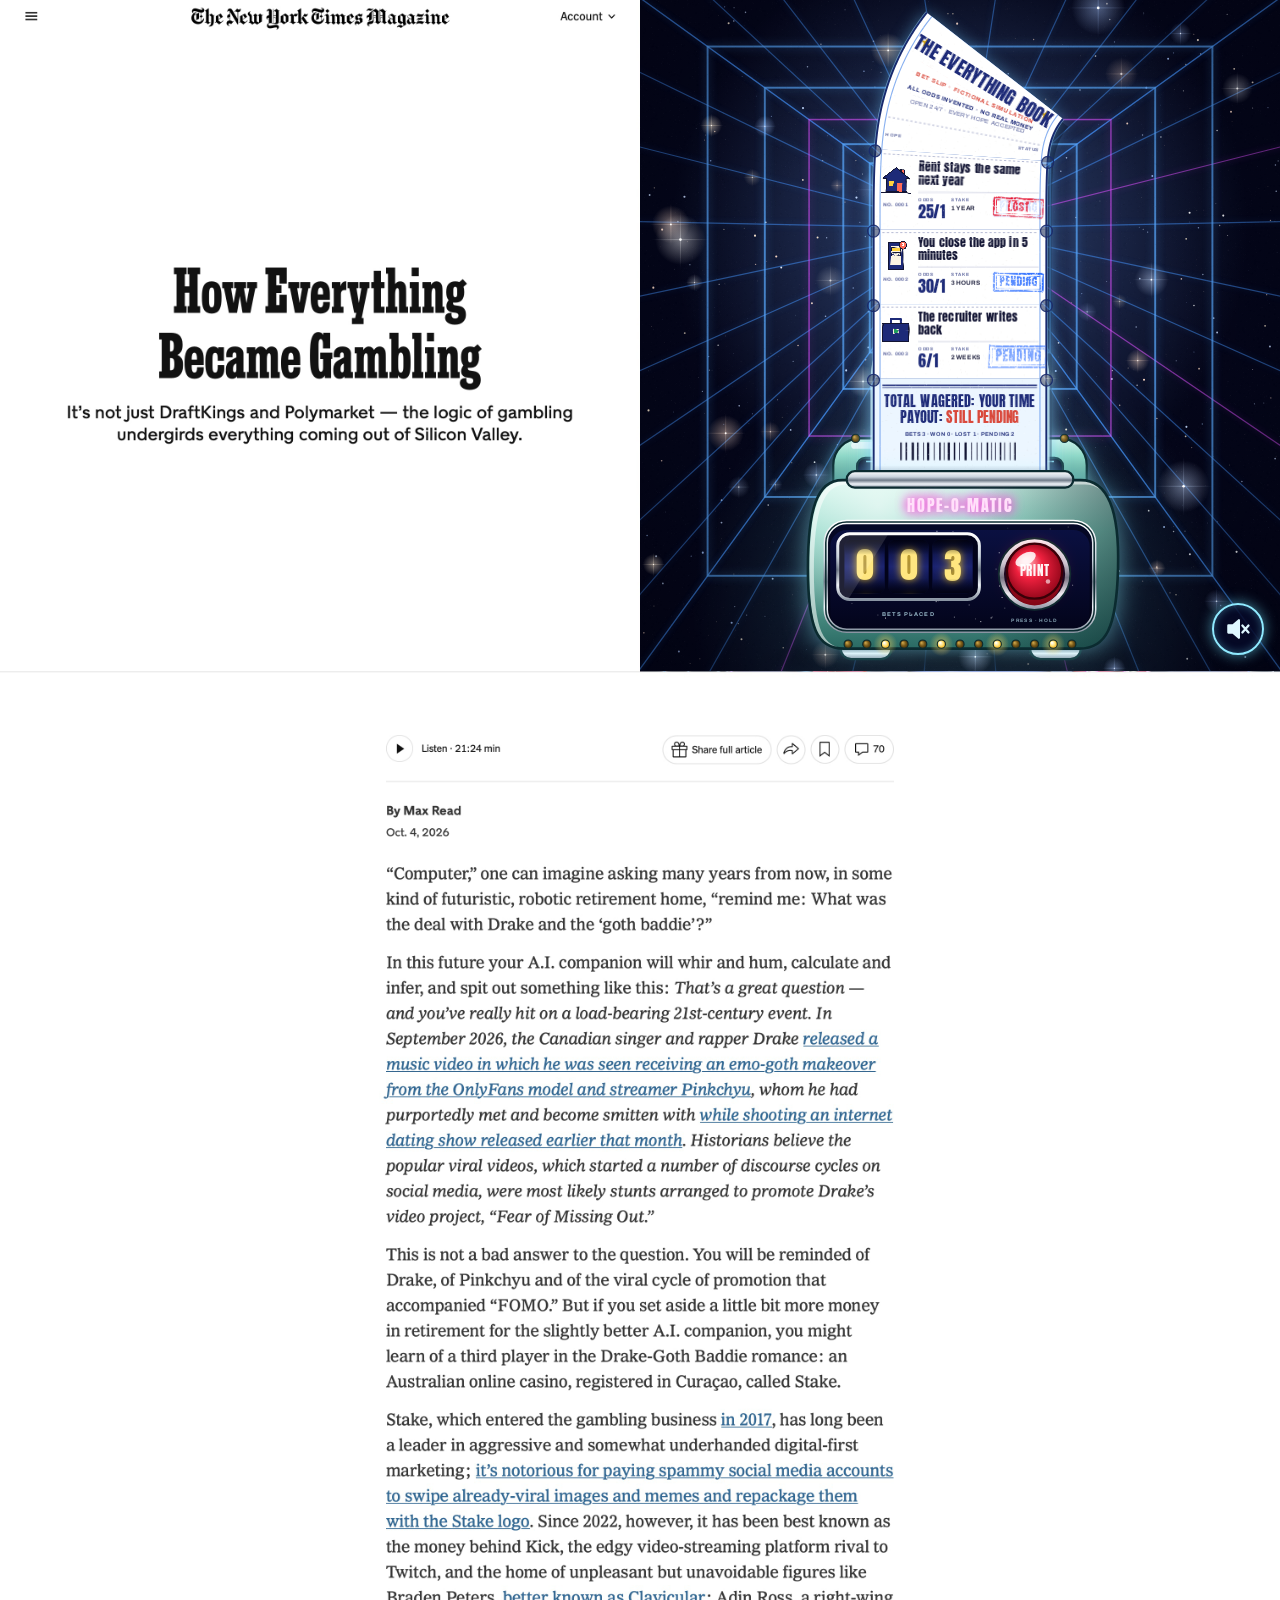
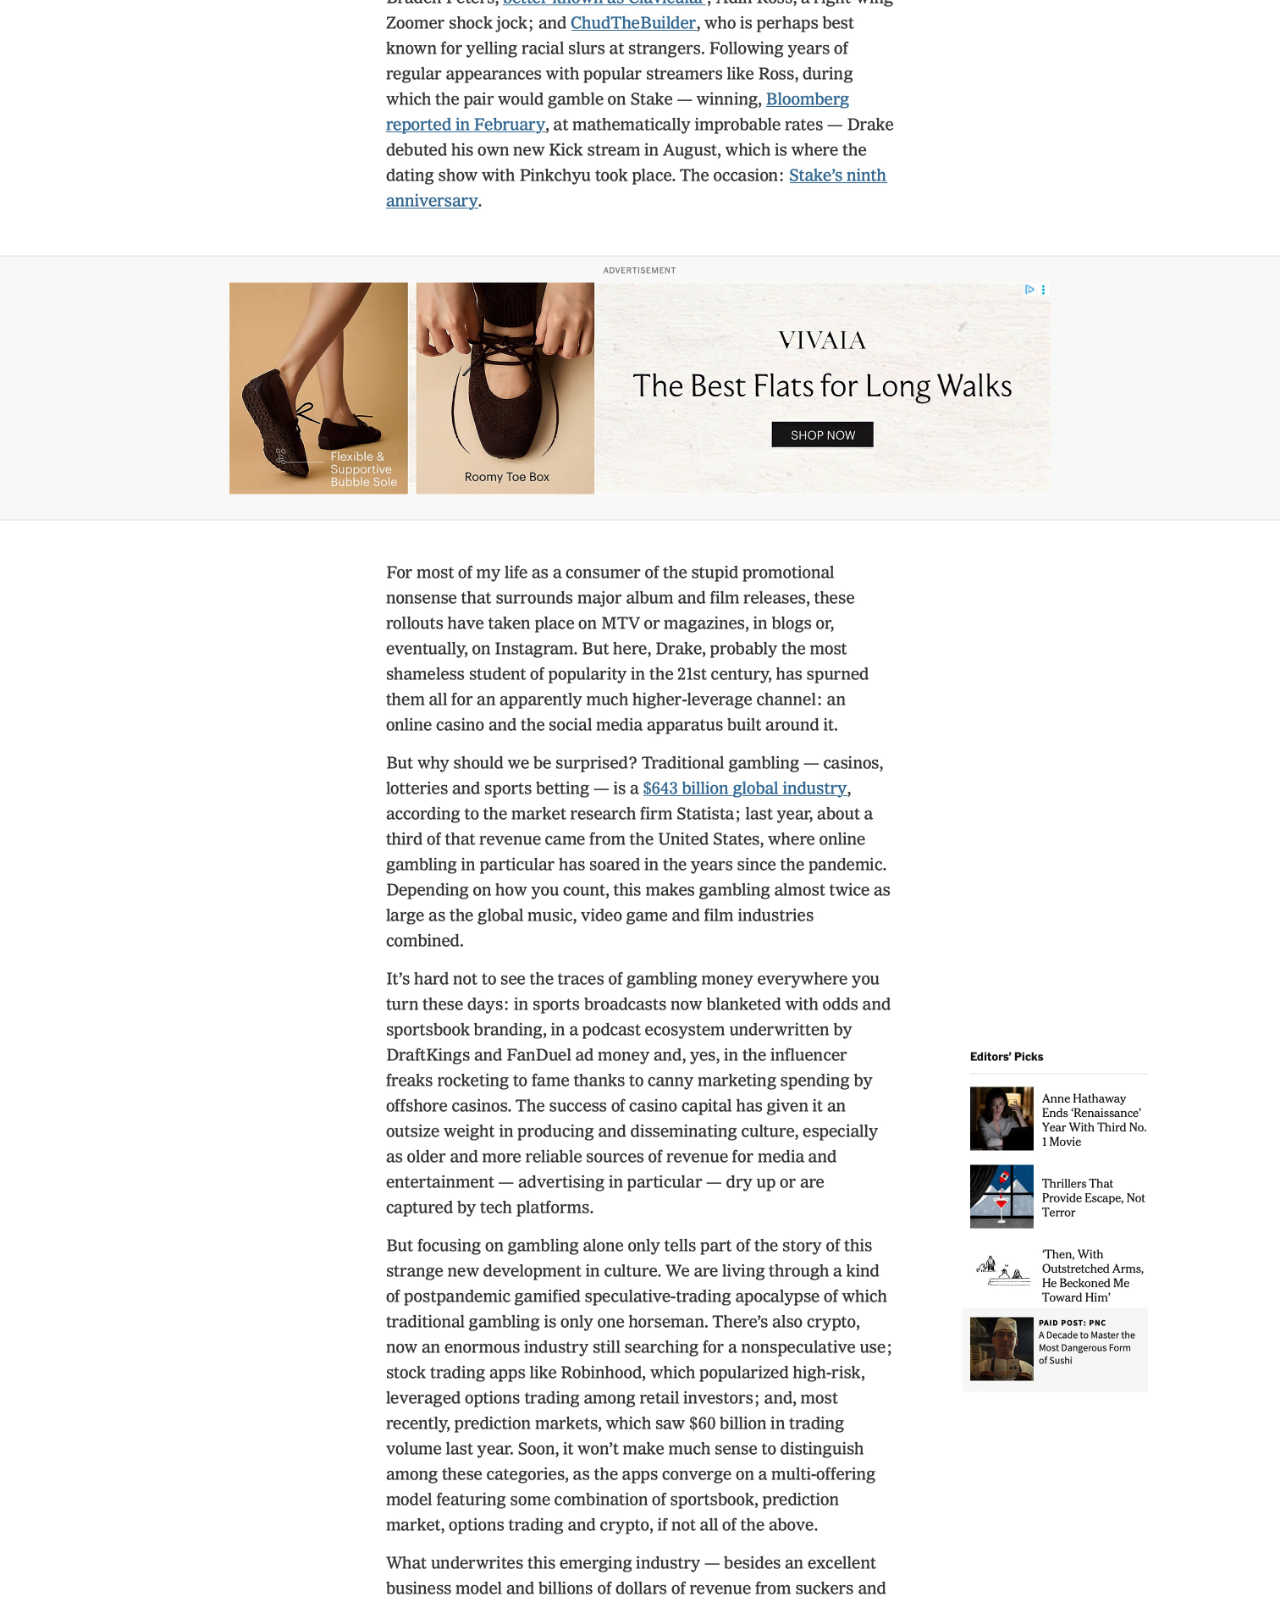
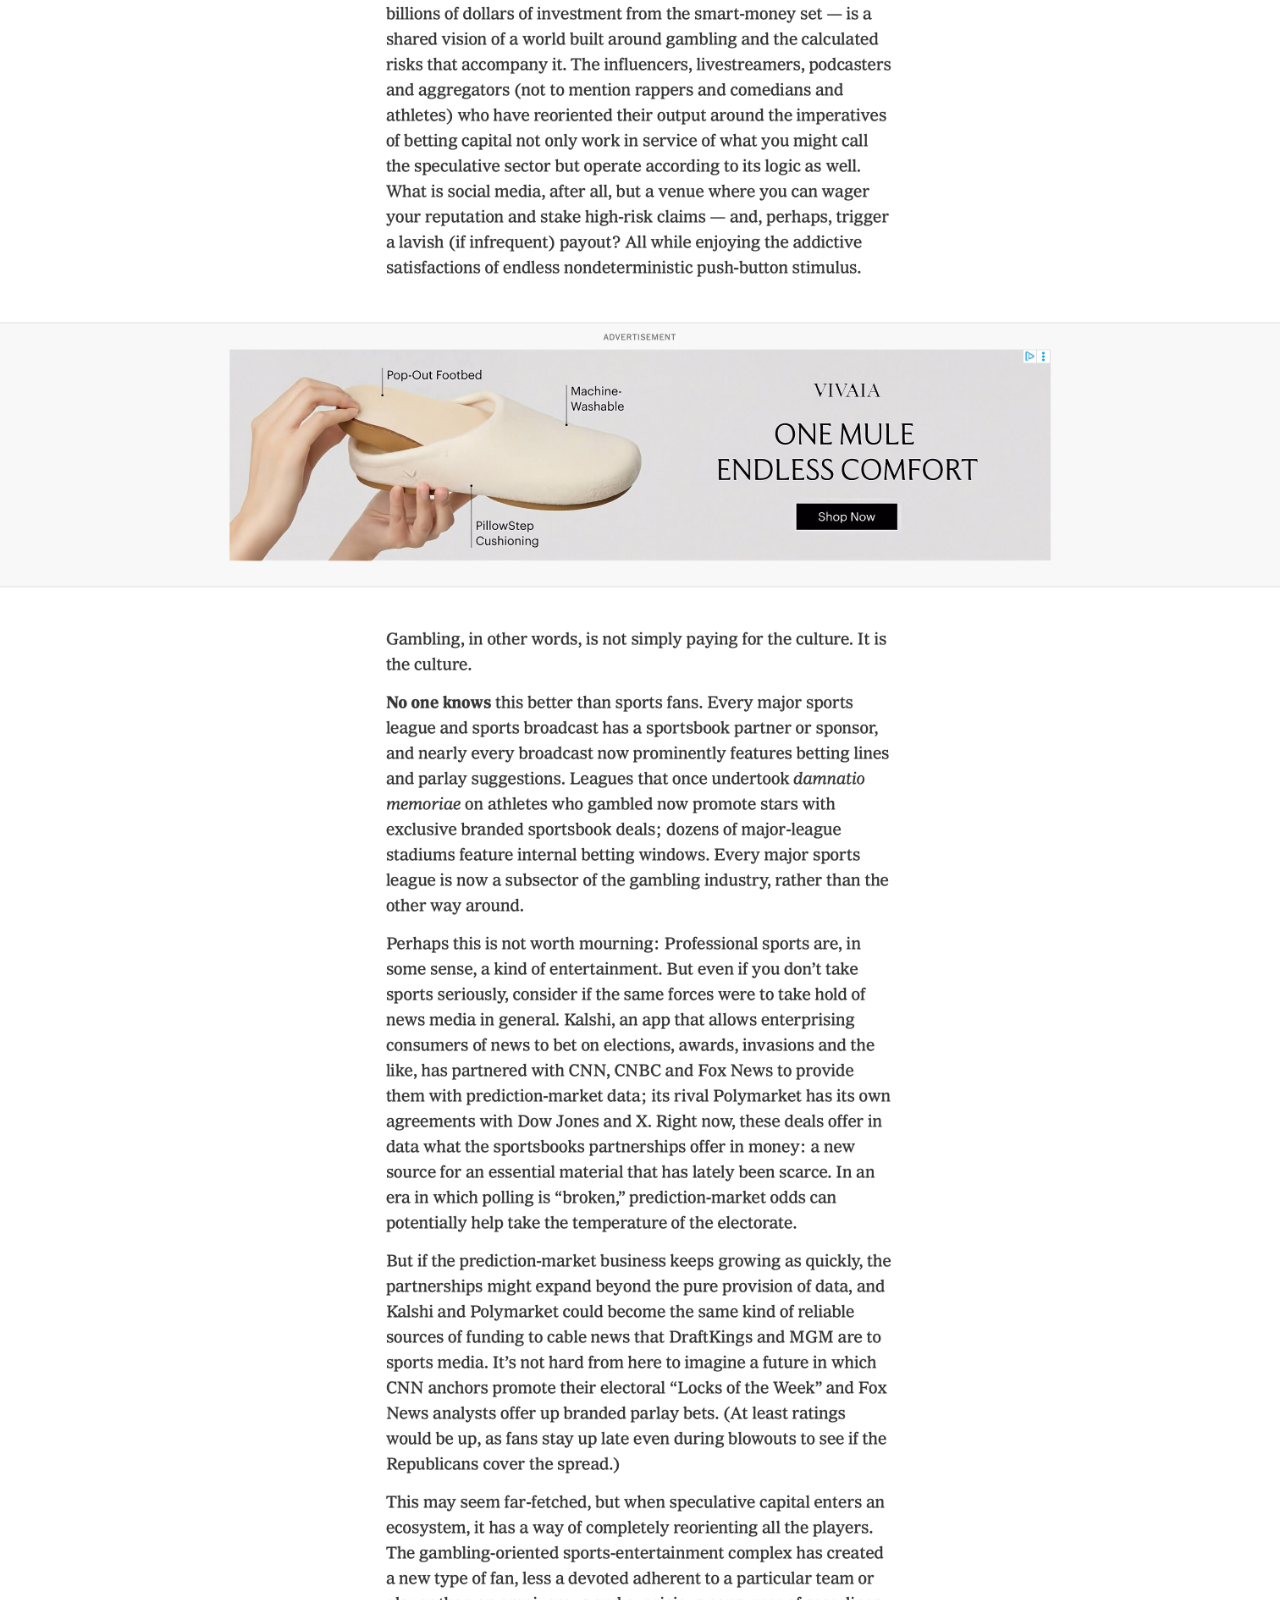
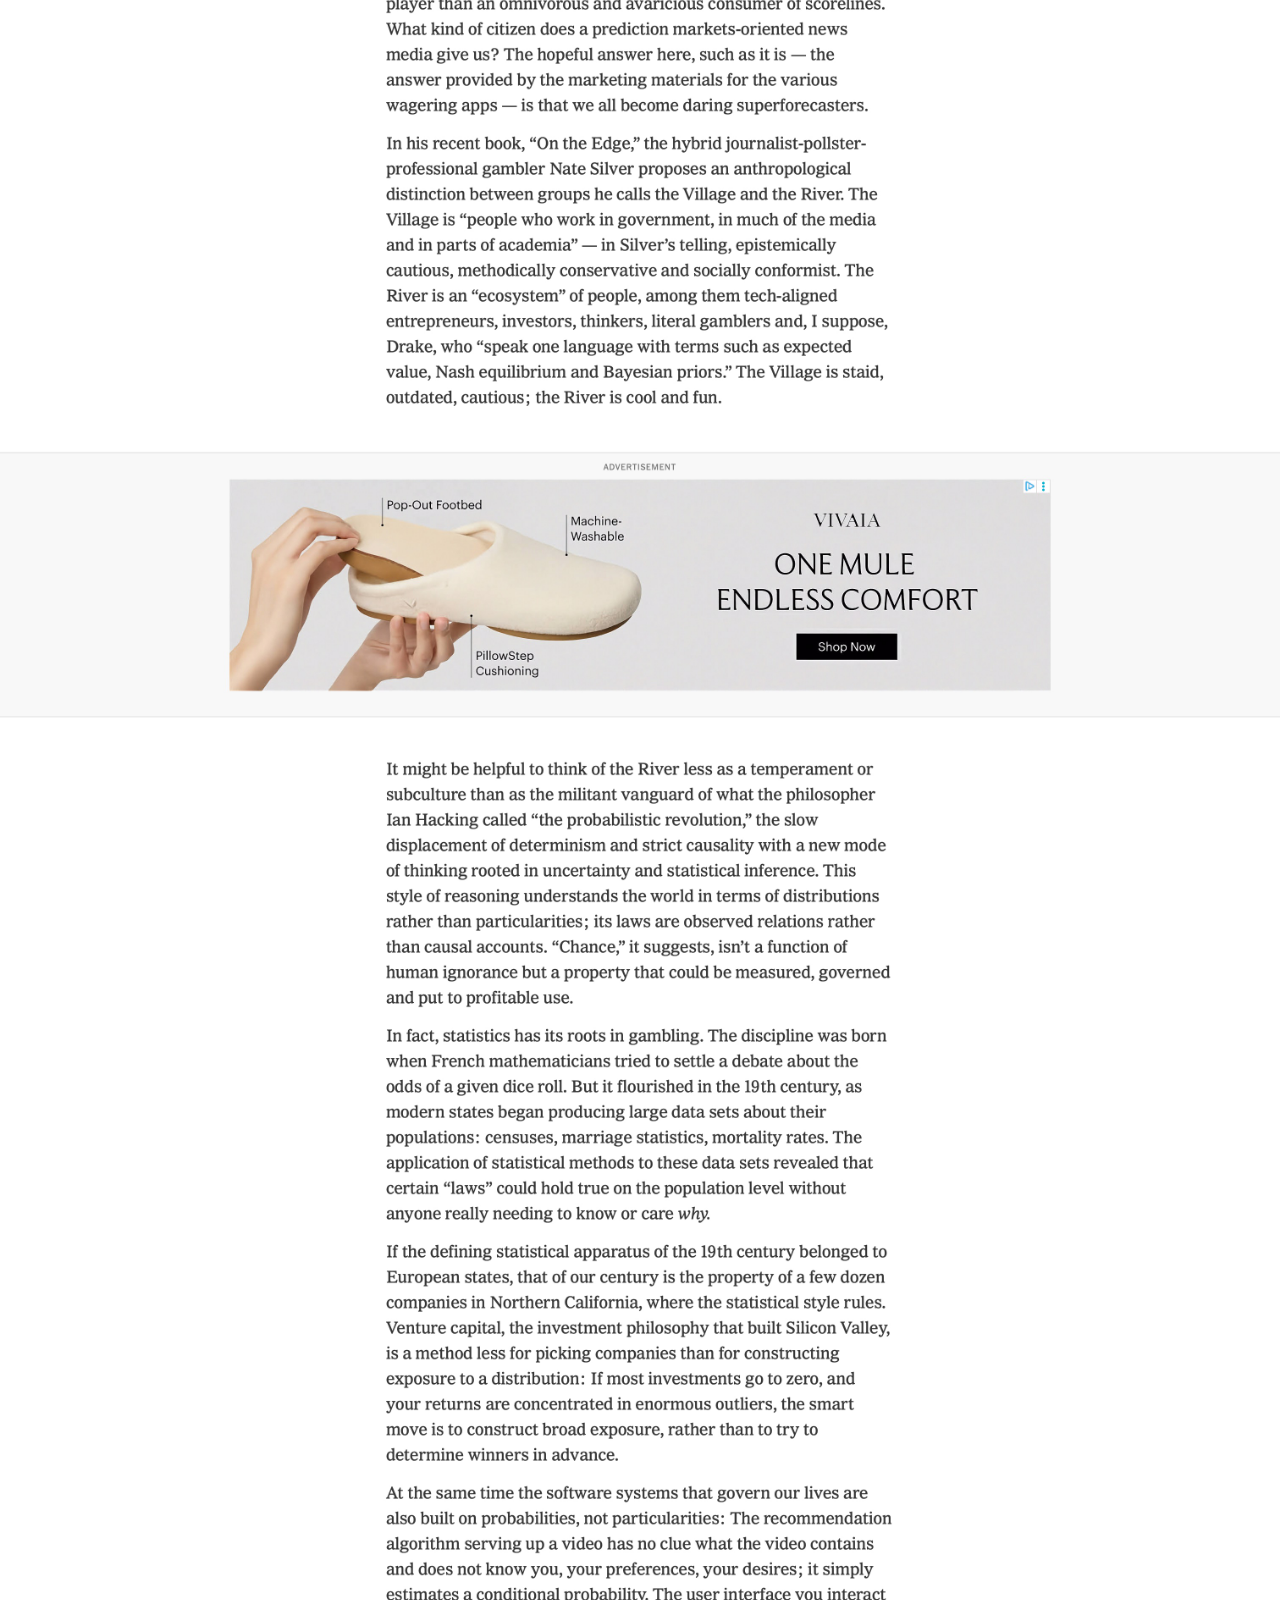
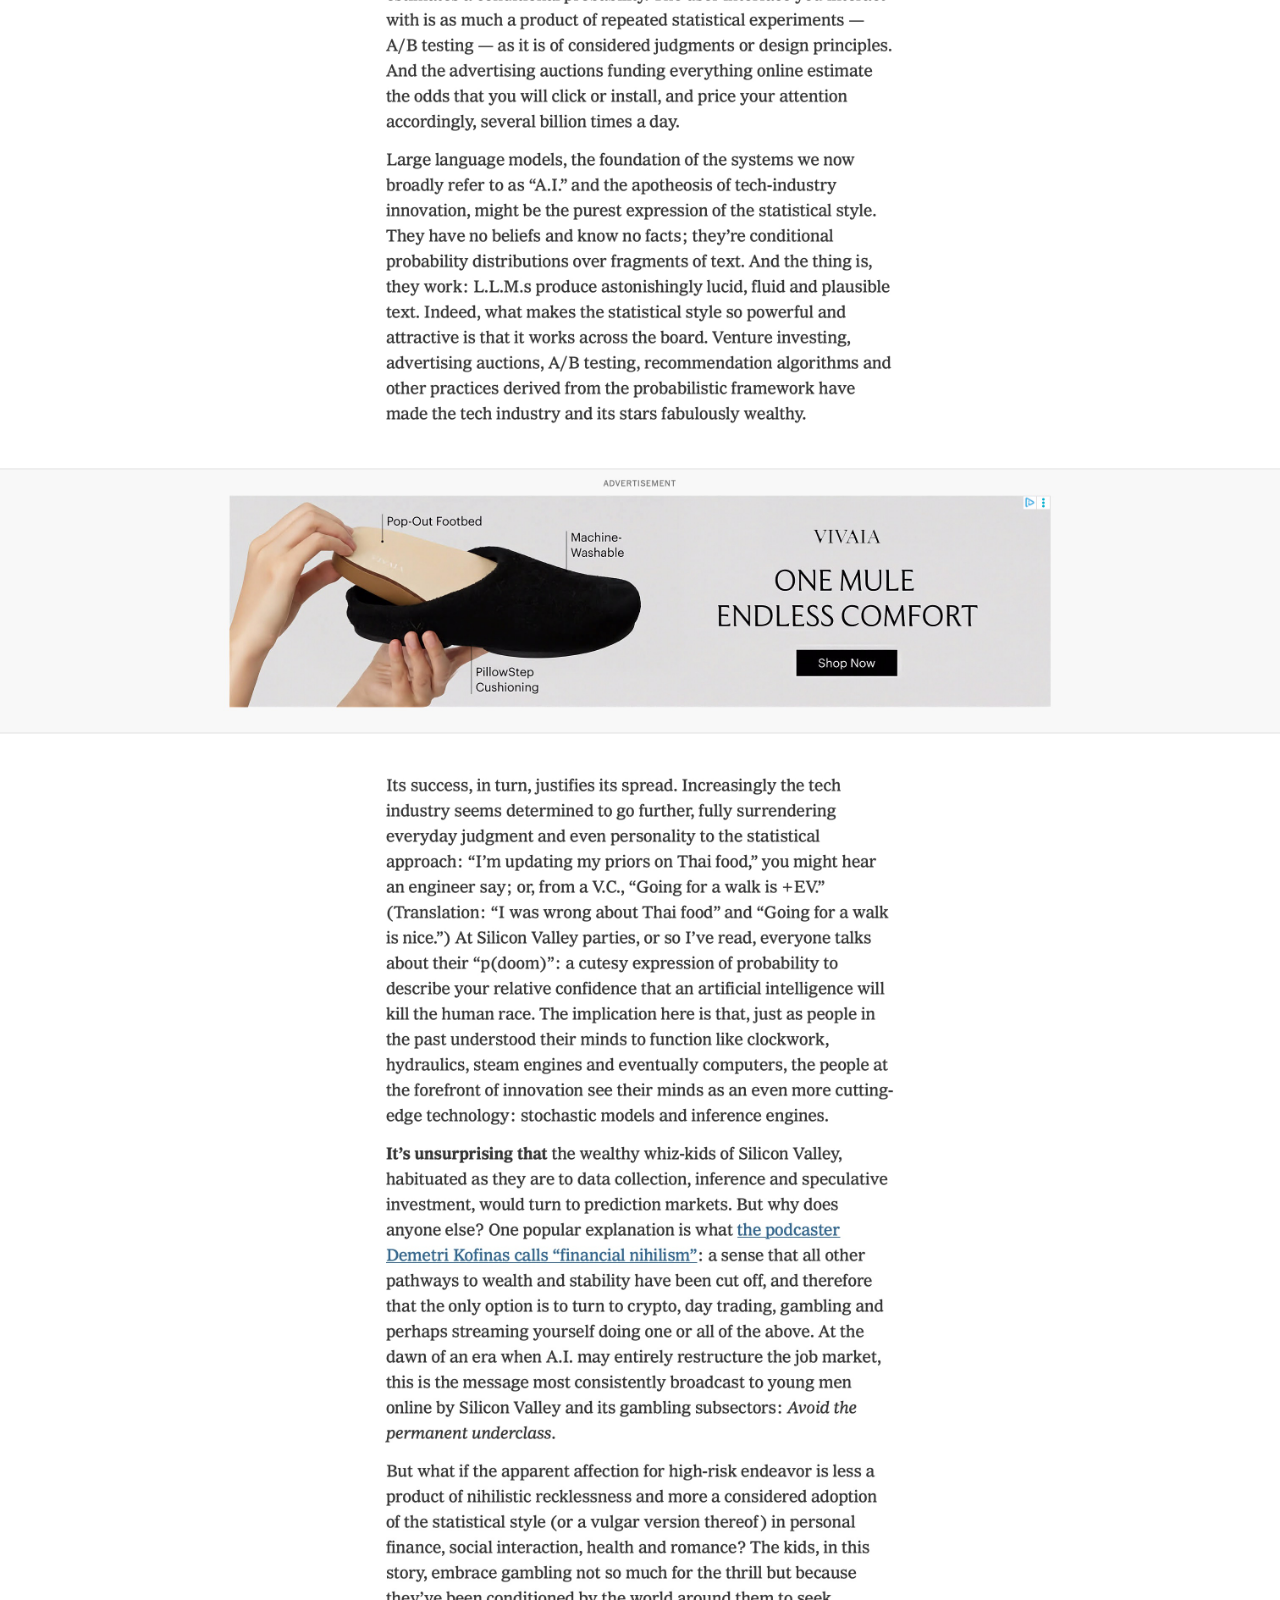
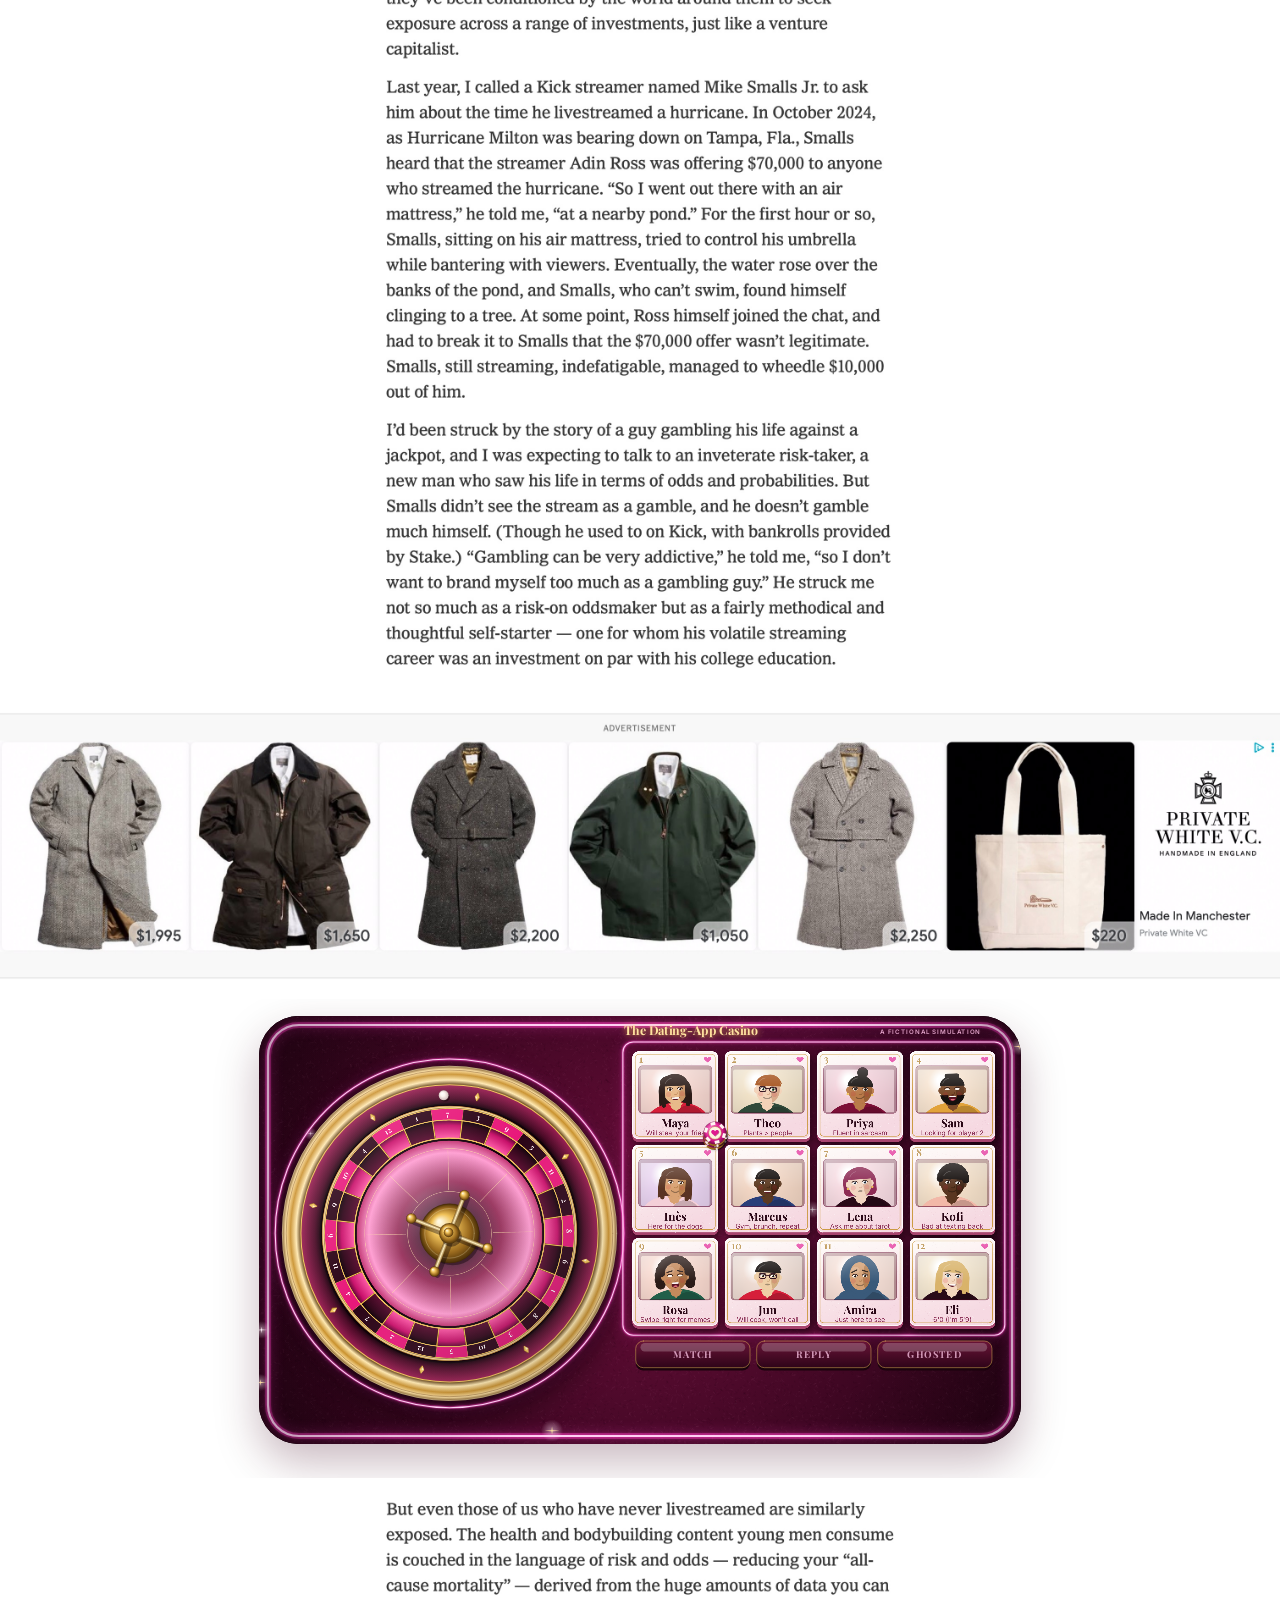
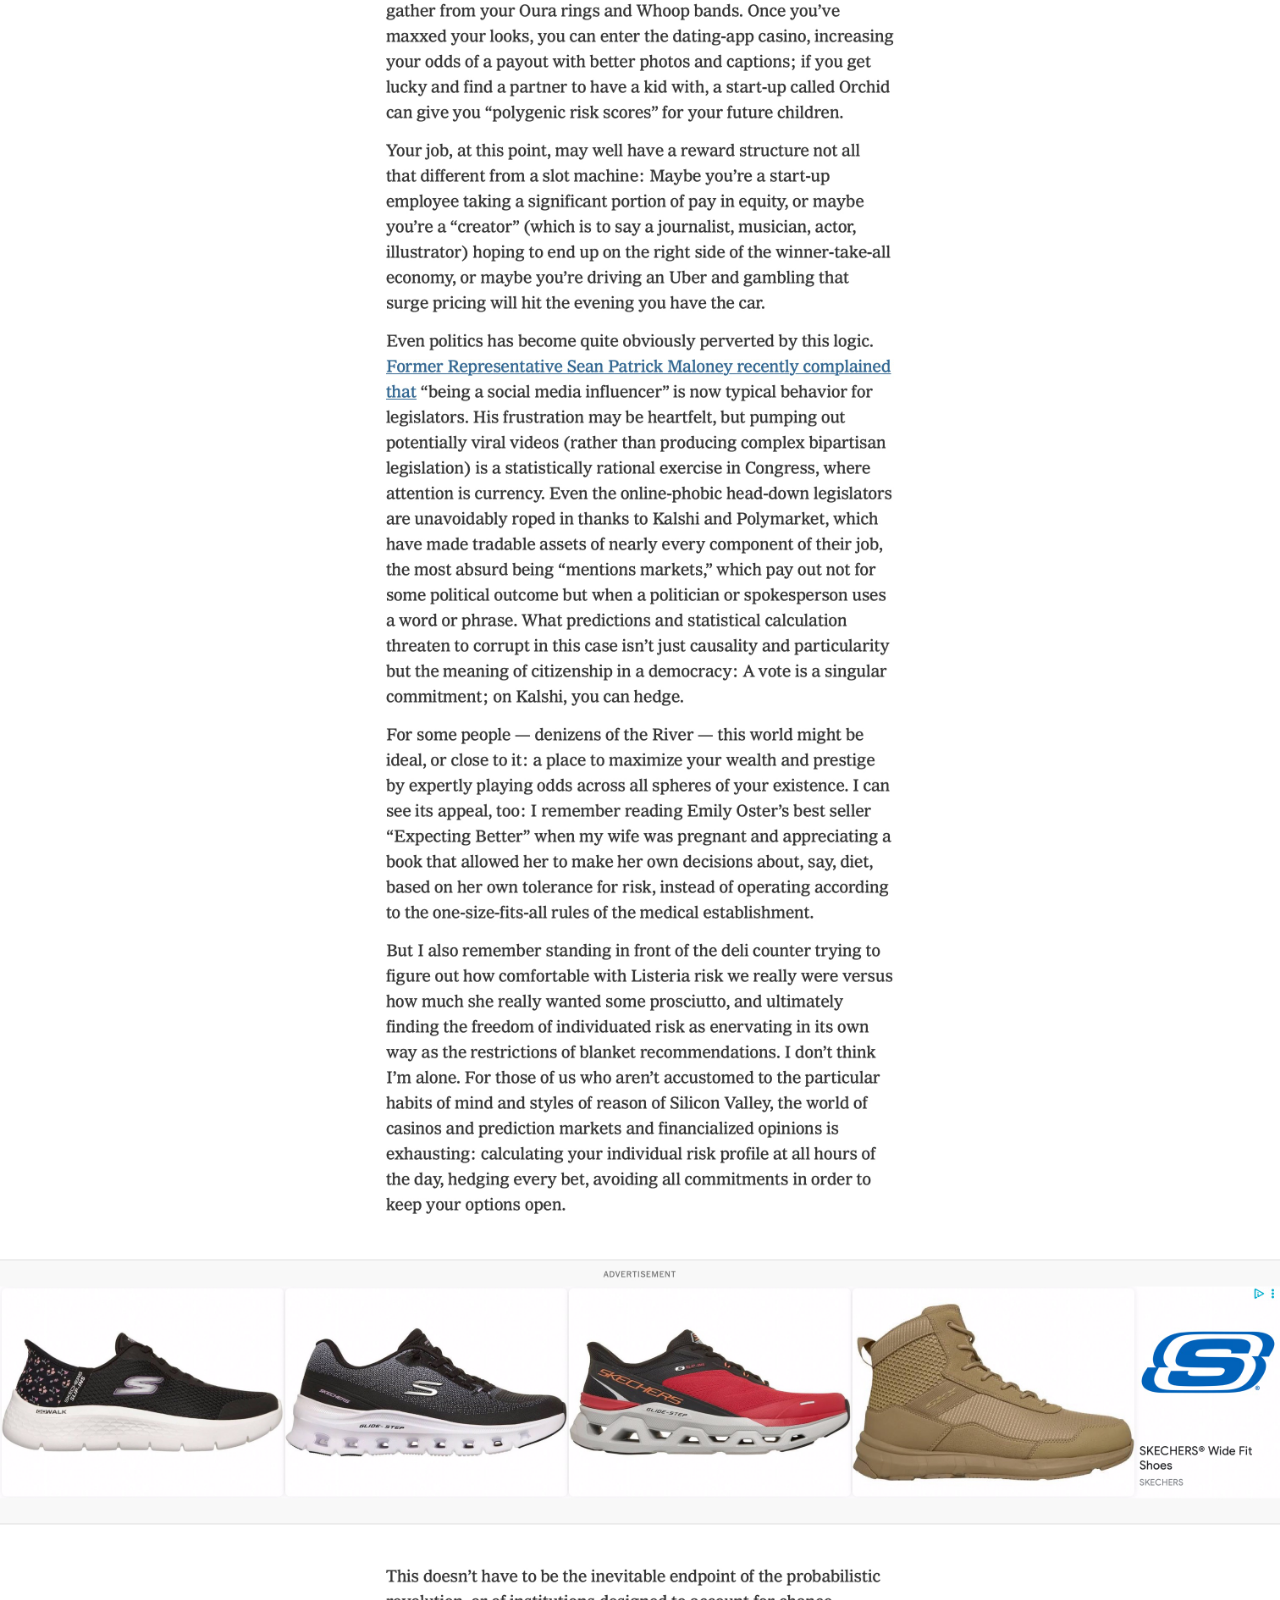
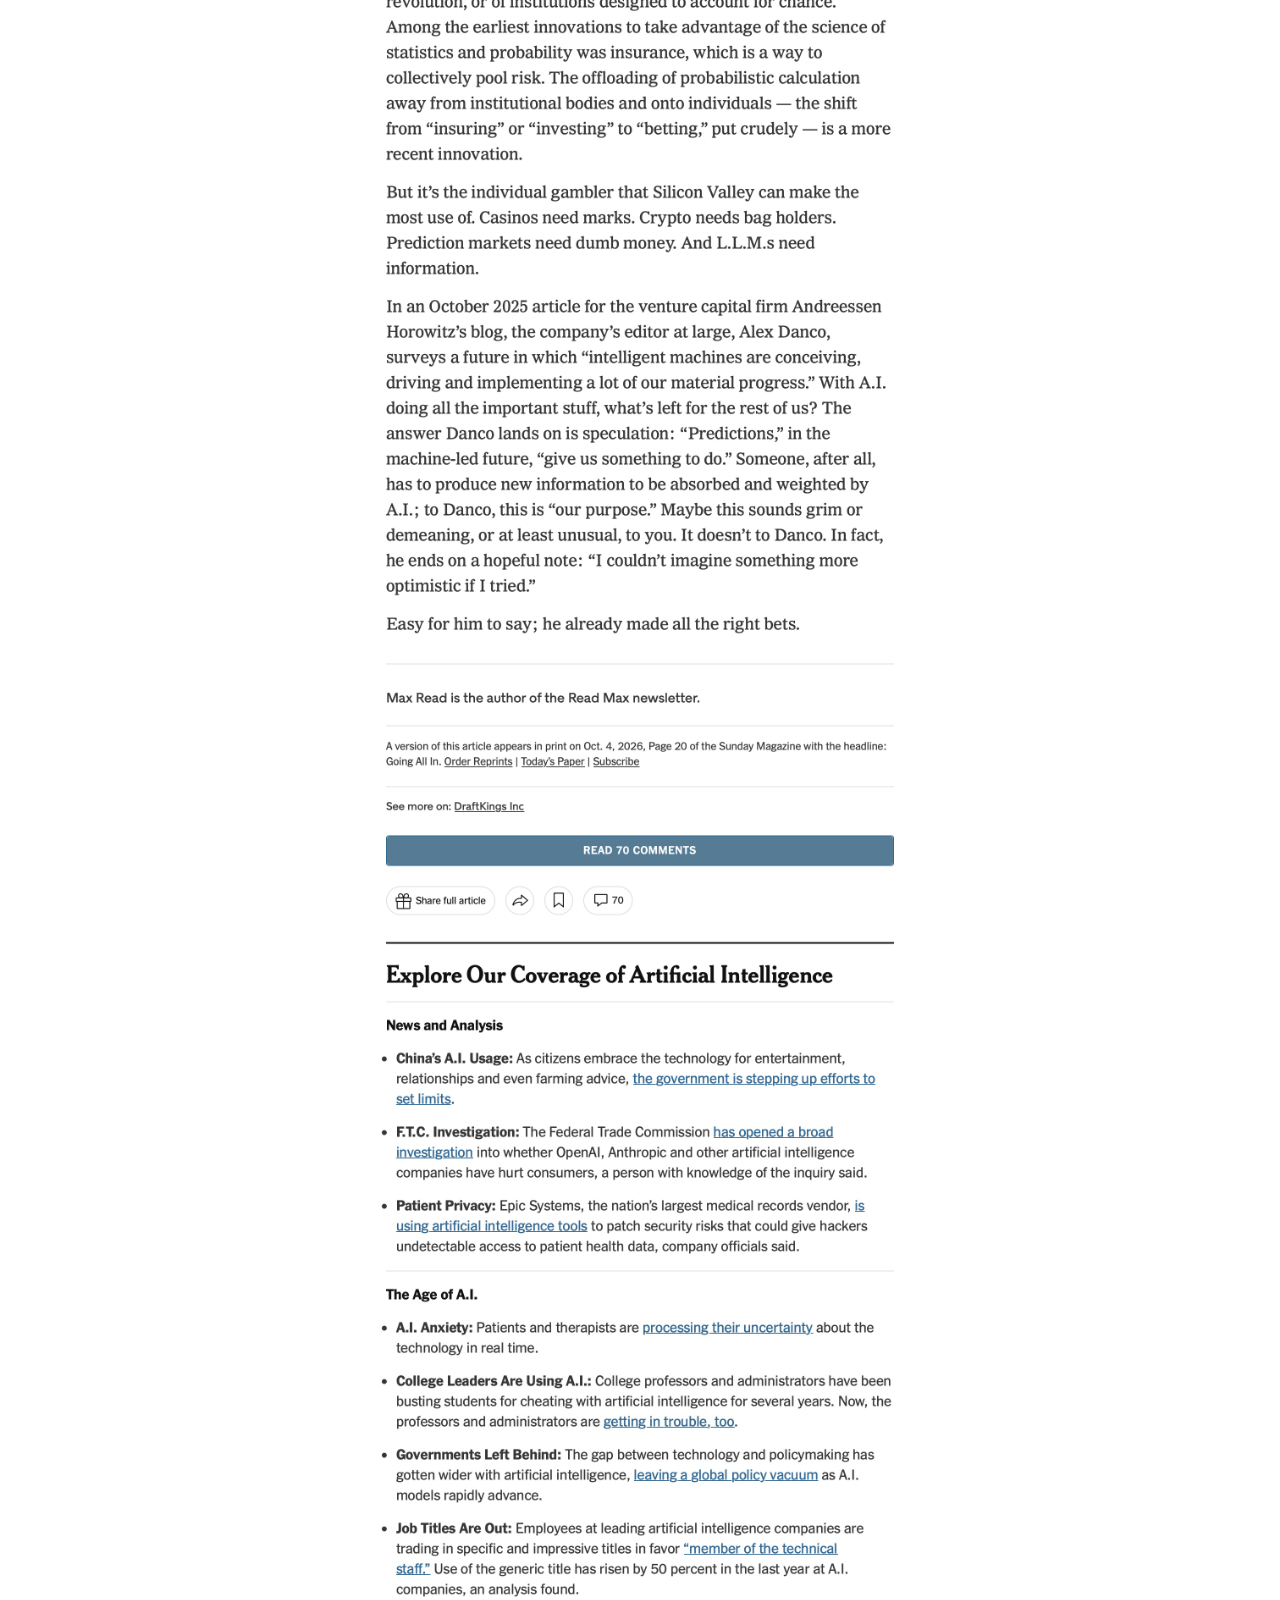
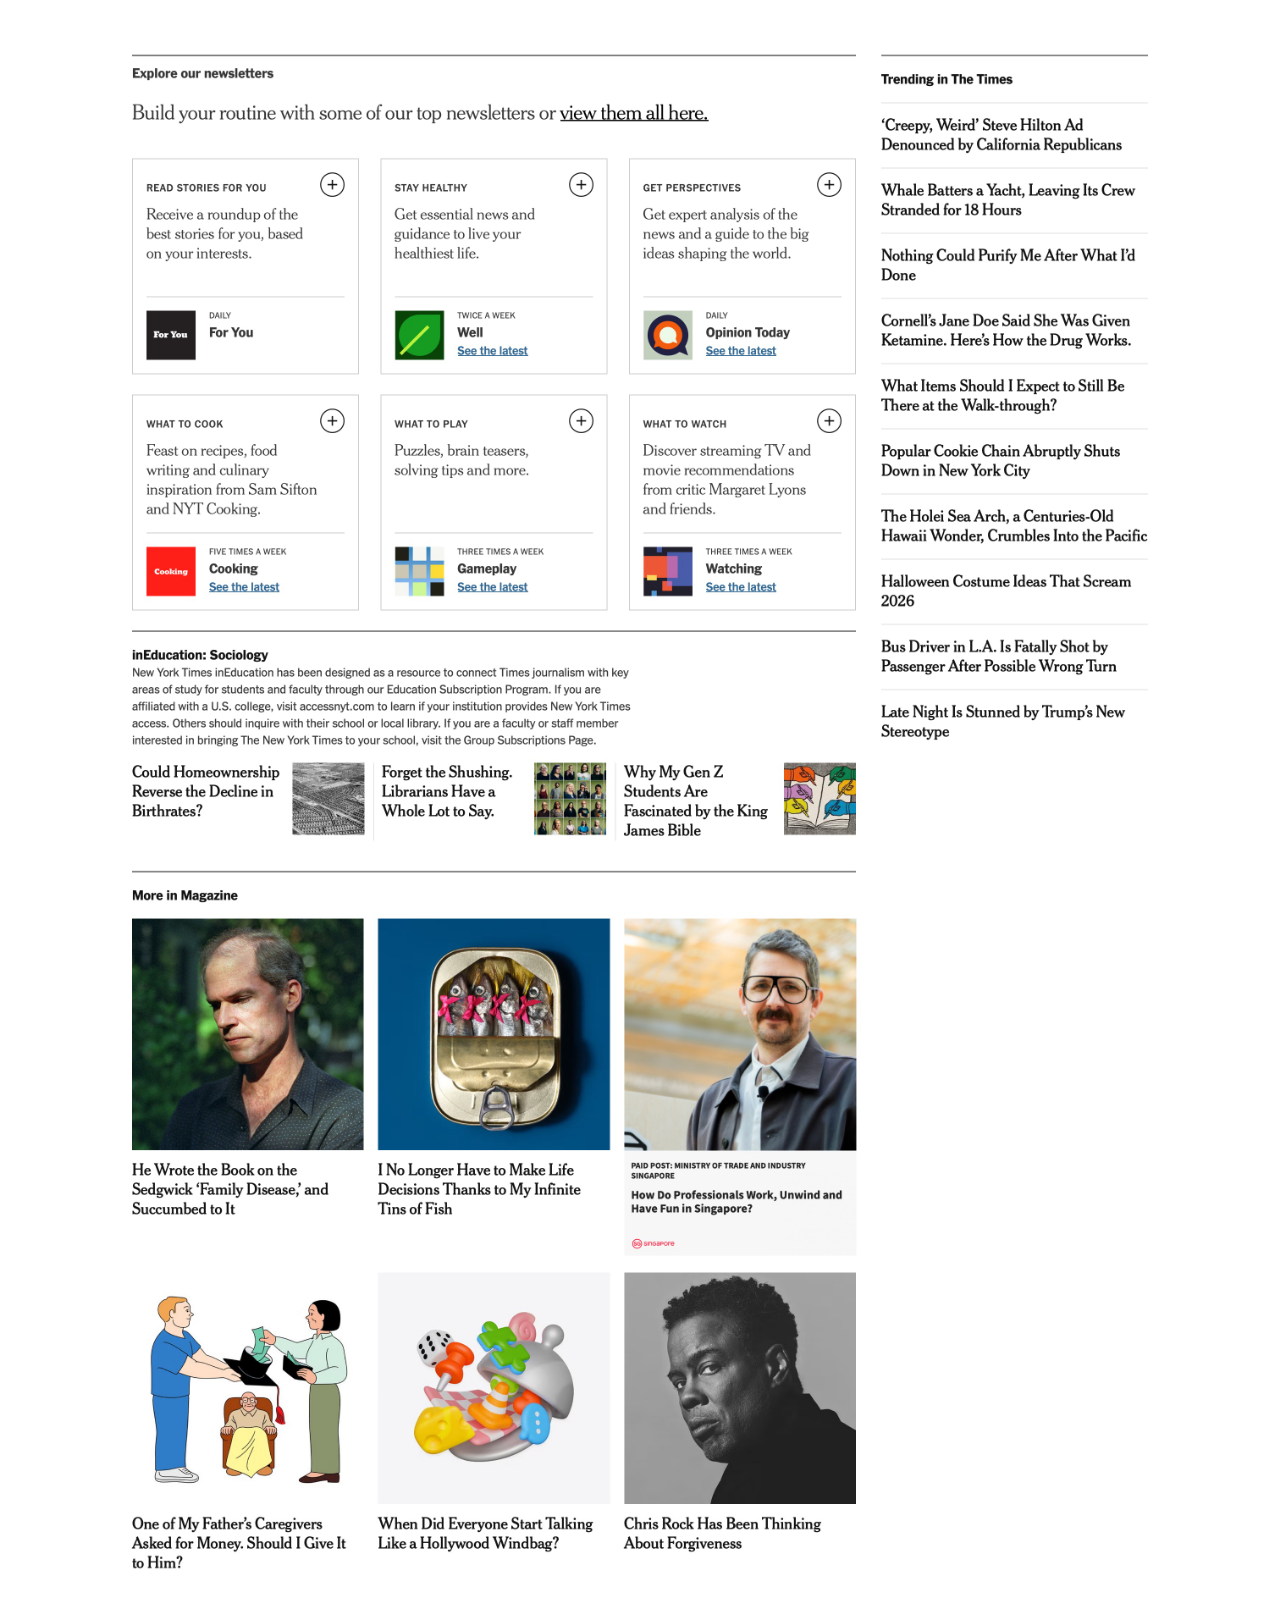
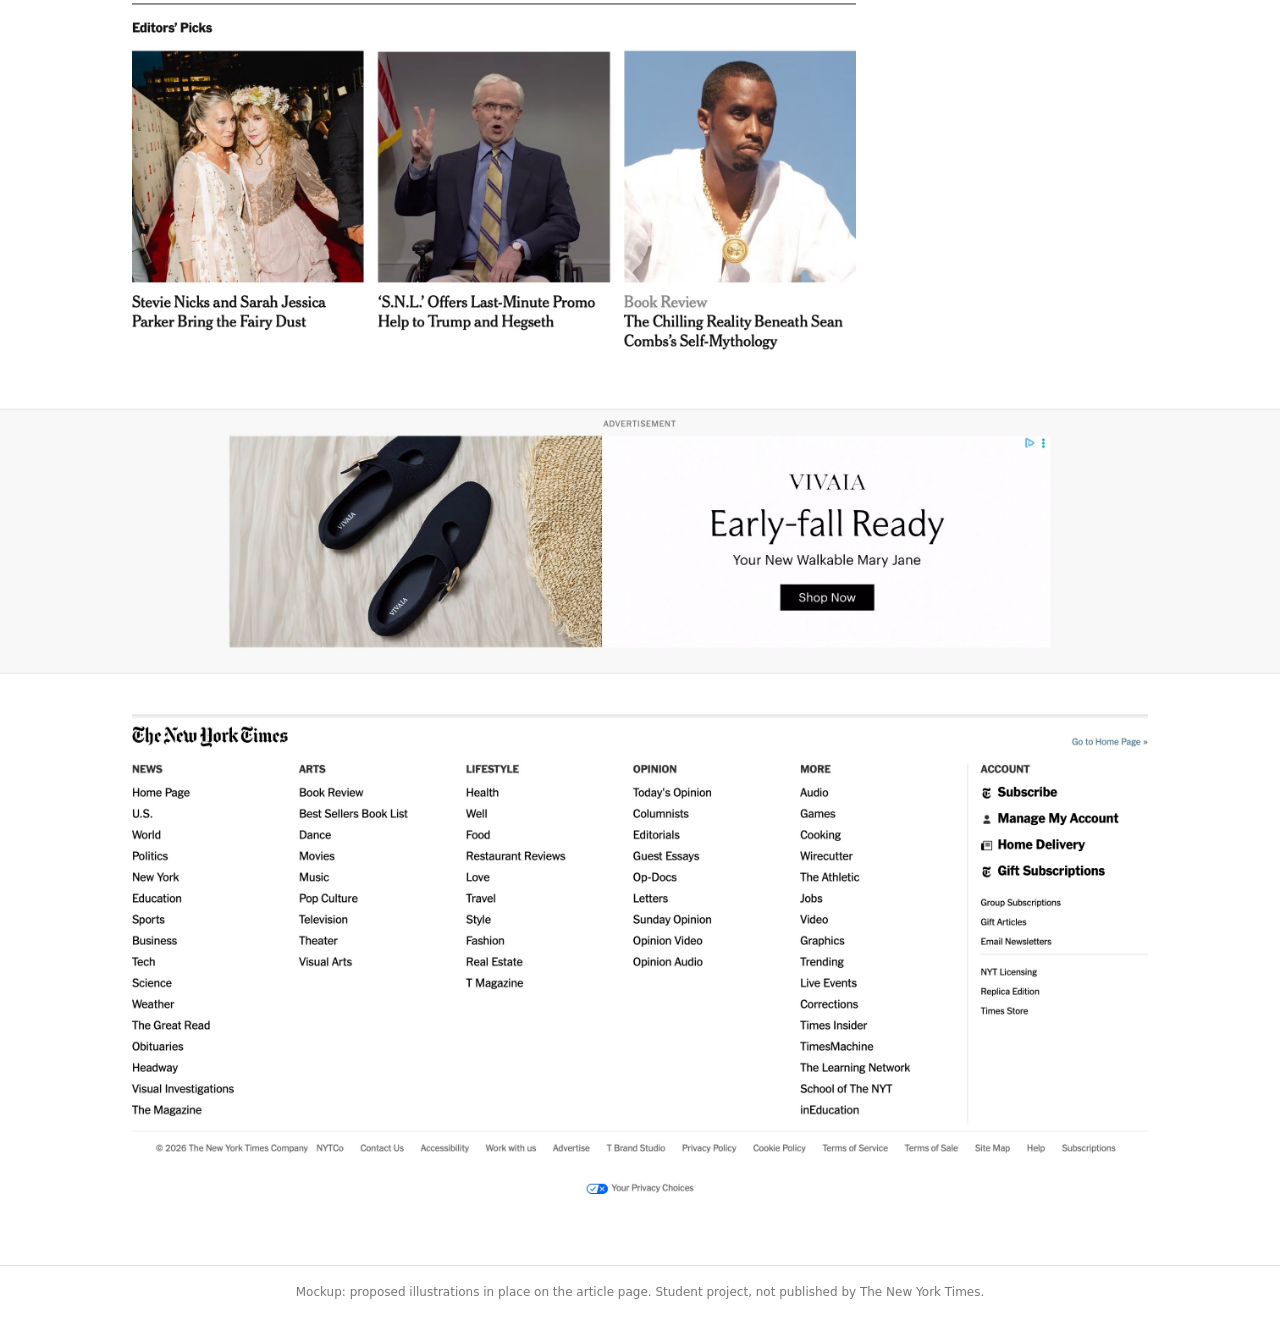
<file: index.html>
<!doctype html>
<html lang="en">
<head>
  <meta charset="utf-8">
  <meta name="viewport" content="width=device-width, initial-scale=1">
  <title>Editorial Illustrations</title>
  <style>
    /* Full-page portfolio mockup. The background is the user's PDF capture of
       the article page, rendered at 2x in tiles (site/hi) so the text stays
       sharp on high-density screens. All positions below are in the capture's
       own units: the page is 1512 wide.
         a-*: article, y 0–10630 (lead art at x 756–1512, y 0–793)
         figure: the dating-app casino illustration, inserted just before the
                 paragraph that mentions "the dating-app casino" (y 10655)
         b-*: article continued, y 10630–14400
         c-*: page footer (second PDF page) */
    html, body { margin: 0; background: #fff; }
    .page {
      width: 100%;
      max-width: 1512px;
      margin: 0 auto;
    }
    .page img { display: block; width: 100%; height: auto; }
    .sheet { position: relative; }

    .lead-art {
      position: absolute;
      left: 50%;
      top: 0;
      width: 50%;
      aspect-ratio: 756 / 793;
      border: 0;
      display: block;
    }
    /* covers the original illustrator's credit (x 1309–1480, y 811–823);
       the new credit goes in here once the user supplies it */
    .credit {
      position: absolute;
      left: calc(1296 / 1512 * 100%);
      top: calc(804 / 10630 * 100%);
      width: calc(200 / 1512 * 100%);
      height: calc(26 / 10630 * 100%);
      margin: 0;
      background: #fff;
    }

    .inline-figure {
      margin: 0;
      padding: calc(20 / 1512 * 100%) 0 calc(40 / 1512 * 100%);
      background: #fff;
    }
    .inline-figure iframe {
      display: block;
      width: calc(900 / 1512 * 100%);
      aspect-ratio: 16 / 9;
      margin: 0 auto;
      border: 0;
      border-radius: 40px;          /* the dating illustration sits in a rounded window */
      overflow: hidden;
      box-shadow: 0 18px 44px rgba(60, 0, 30, 0.28);
    }

    .caption {
      margin: 0;
      padding: 18px 16px 28px;
      font: 12px/1.4 system-ui, sans-serif;
      color: #777;
      text-align: center;
      border-top: 1px solid #e2e2e2;
    }
  </style>
</head>
<body>
  <div class="page">
    <div class="sheet">
      <img src="article/a-01.jpg" alt="Article page capture" width="3024" height="3600">
      <img src="article/a-02.jpg" alt="" width="3024" height="3600">
      <img src="article/a-03.jpg" alt="" width="3024" height="3600" loading="lazy">
      <img src="article/a-04.jpg" alt="" width="3024" height="3600" loading="lazy">
      <img src="article/a-05.jpg" alt="" width="3024" height="3600" loading="lazy">
      <img src="article/a-06.jpg" alt="" width="3024" height="3260" loading="lazy">
      <iframe class="lead-art" src="small-hopes-neon/index.html" title="Small Hopes, interactive illustration"></iframe>
      <p class="credit"></p>
    </div>

    <figure class="inline-figure">
      <iframe src="dating-casino-neon/index.html" title="The Dating-App Casino (neon), animated illustration" loading="lazy"></iframe>
    </figure>

    <div class="sheet">
      <img src="article/b-01.jpg" alt="" width="3024" height="3600" loading="lazy">
      <img src="article/b-02.jpg" alt="" width="3024" height="3600" loading="lazy">
      <img src="article/b-03.jpg" alt="" width="3024" height="340" loading="lazy">
      <img src="article/c-01.jpg" alt="" width="3024" height="3600" loading="lazy">
      <img src="article/c-02.jpg" alt="" width="3024" height="3476" loading="lazy">
    </div>
  </div>
  <p class="caption">Mockup: proposed illustrations in place on the article page. Student project, not published by The New York Times.</p>
</body>
</html>
</file>
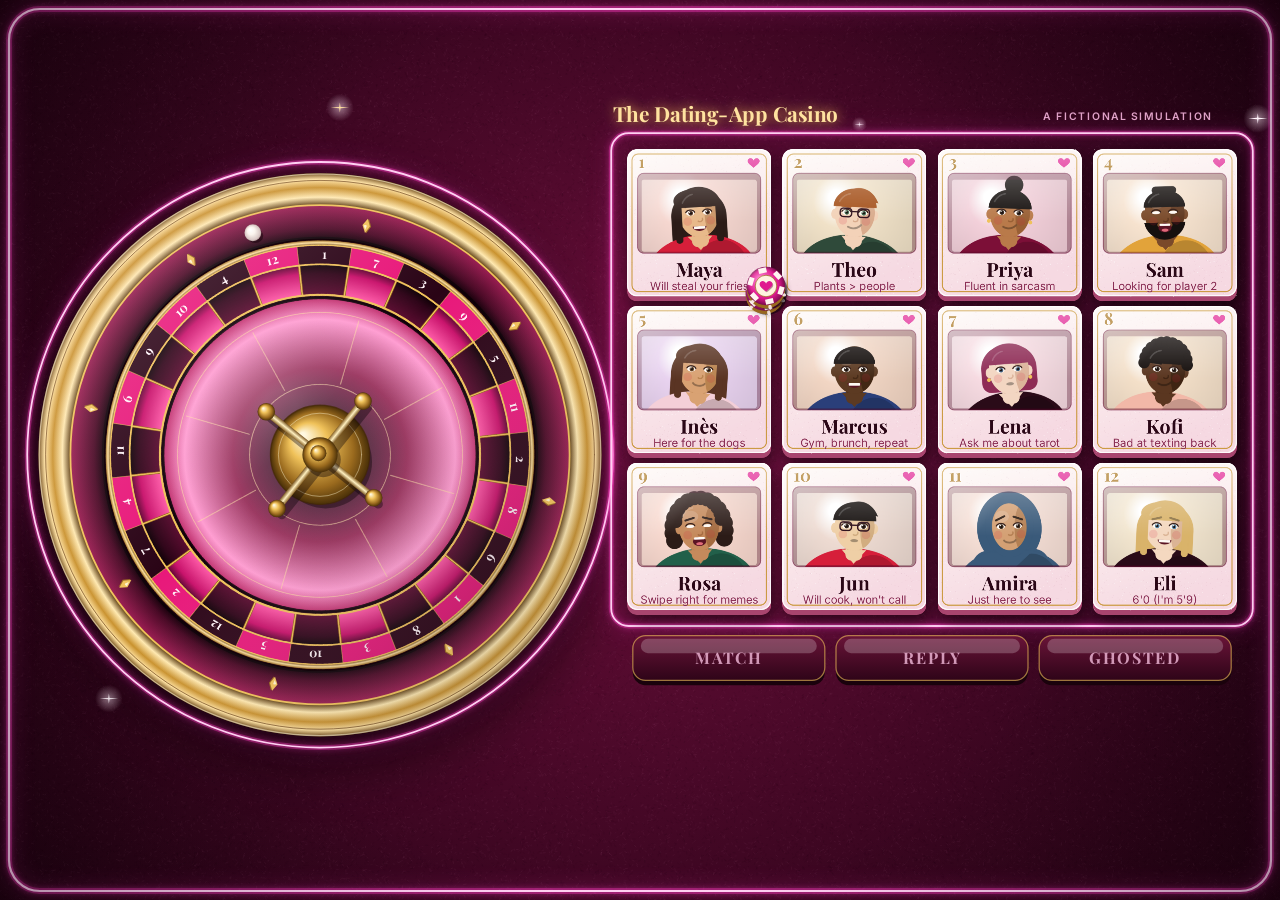
<file: dating-casino-neon/index.html>
<!doctype html>
<html lang="en">
<head>
  <meta charset="utf-8">
  <meta name="viewport" content="width=device-width, initial-scale=1">
  <title>Dating-App Casino Neon Rose</title>
  <link rel="preconnect" href="https://fonts.googleapis.com">
  <link rel="preconnect" href="https://fonts.gstatic.com" crossorigin>
  <link href="https://fonts.googleapis.com/css2?family=Playfair+Display:ital,wght@0,700;0,800;1,600&family=Inter:wght@400;500;600&display=swap" rel="stylesheet">
  <style>
    html, body { margin: 0; height: 100%; overflow: hidden; background: #12010a; }
    canvas { display: block; }
  </style>
  <script src="../lib/p5.min.js"></script>
</head>
<body>
  <main aria-label="Animated illustration: a roulette table reimagined as a dating app, seen from above. A chip is bet on a dating-profile card, the wheel spins, and the ball lands on a profile's pocket. If it matches the bet, the table shows MATCH and then a follow-up such as They replied, First date booked or Ghosted; otherwise NO MATCH. A fictional simulation that plays on its own."></main>
  <script src="sketch.js"></script>
</body>
</html>
</file>
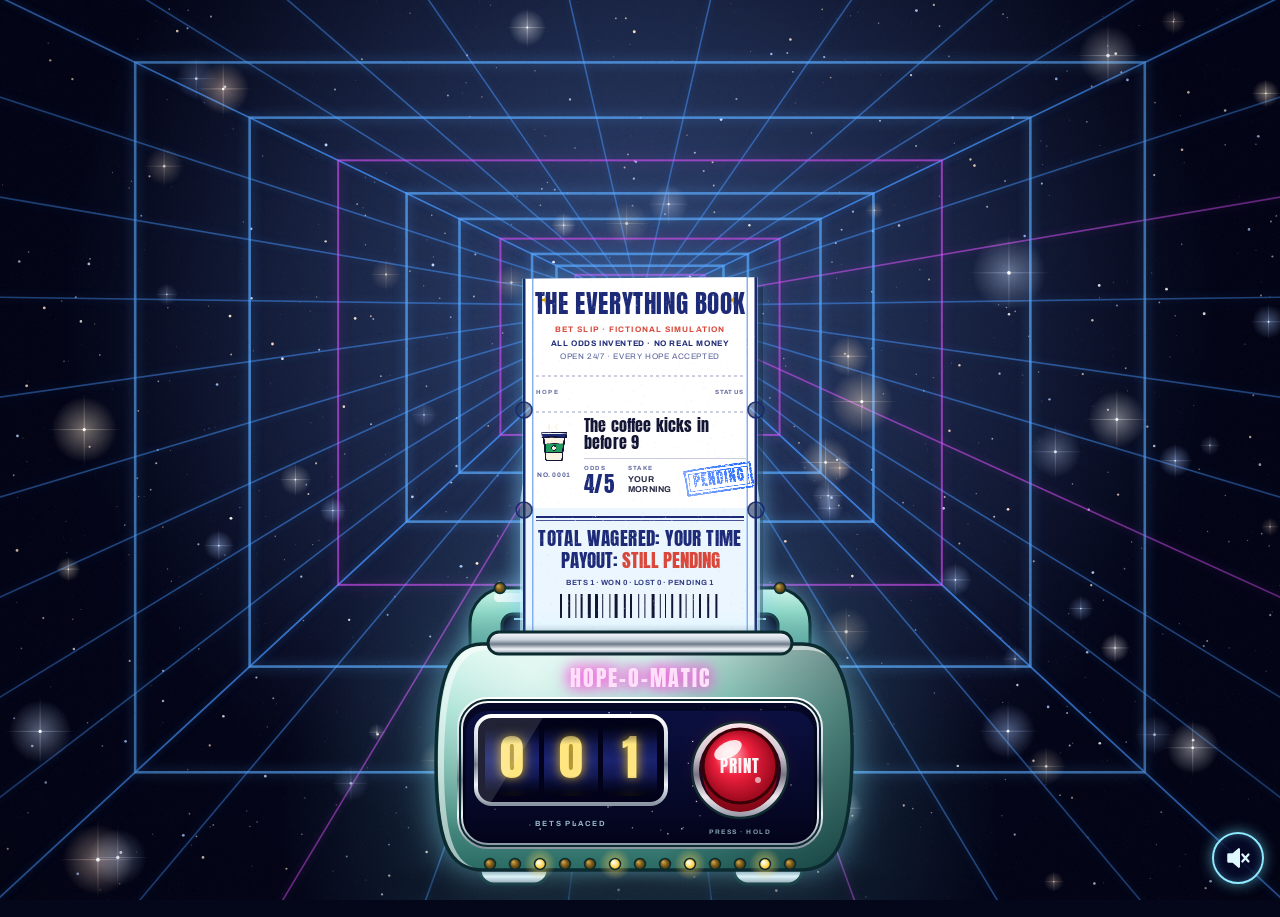
<file: small-hopes-neon/index.html>
<!doctype html>
<html lang="en">
<head>
  <meta charset="utf-8">
  <meta name="viewport" content="width=device-width, initial-scale=1">
  <title>Small Hopes Neon</title>
  <link rel="preconnect" href="https://fonts.googleapis.com">
  <link rel="preconnect" href="https://fonts.gstatic.com" crossorigin>
  <link href="https://fonts.googleapis.com/css2?family=Anton&family=Archivo:wght@400;700&display=swap" rel="stylesheet">
  <link rel="stylesheet" href="style.css">
  <script src="../lib/p5.min.js"></script>
  <script src="../lib/rough.js"></script>
</head>
<body>
  <div id="panel">
  <main id="stage" aria-label="Interactive illustration: a betting receipt for everyday hopes that keeps printing until it covers the screen. A fictional simulation."></main>
  <button id="sound" class="sound" type="button" aria-pressed="false" aria-label="Sound off. Turn sound on">
    <svg viewBox="0 0 32 32" aria-hidden="true">
      <path class="spk" d="M5 12h5l7-6v20l-7-6H5z"/>
      <g class="on"><path d="M21 11.5a6 6 0 0 1 0 9"/><path d="M24.5 8a11 11 0 0 1 0 16"/></g>
      <g class="off"><path d="M21 12l7 8M28 12l-7 8"/></g>
    </svg>
  </button>
  </div>
  <p id="live" class="sr-only" aria-live="polite"></p>
  <script src="sketch.js"></script>
</body>
</html>
</file>
<file: small-hopes-neon/style.css>
html, body {
  margin: 0;
  height: 100%;
  overflow: hidden;
  background: #04061a;
  font-family: 'Archivo', system-ui, sans-serif;
}

#panel {
  position: relative;
  width: 100%;
  height: 100%;
  overflow: hidden;
  background: #04061a;
}

#stage {
  position: absolute;
  inset: 0;
}

#stage canvas {
  display: block;
  touch-action: none;
  cursor: pointer;
}

.sound {
  position: absolute;
  bottom: 16px;
  right: 16px;
  width: 52px;
  height: 52px;
  padding: 0;
  display: grid;
  place-items: center;
  border: 2px solid #8feaff;
  border-radius: 50%;
  background: rgba(6, 10, 40, 0.85);
  color: #dff8ff;
  cursor: pointer;
  box-shadow: 0 0 14px rgba(111, 227, 255, 0.6), inset 0 0 8px rgba(111, 227, 255, 0.35);
  transition: transform 0.1s, background 0.15s;
}
.sound:hover { transform: translateY(-1px); }
.sound:active { transform: translateY(2px); box-shadow: 1px 1px 0 rgba(8, 20, 80, 0.35); }
.sound:focus-visible { outline: 3px solid #ffe14d; outline-offset: 3px; }
.sound[aria-pressed="true"] { background: #ff2a48; border-color: #ffd0d6; color: #fff; box-shadow: 0 0 18px rgba(255, 42, 72, 0.8); }
.sound svg { width: 28px; height: 28px; }
.sound path { fill: none; stroke: currentColor; stroke-width: 2.6; stroke-linecap: round; stroke-linejoin: round; }
.sound .spk { fill: currentColor; }
.sound[aria-pressed="true"] .off,
.sound[aria-pressed="false"] .on { display: none; }

.sr-only {
  position: absolute;
  width: 1px;
  height: 1px;
  overflow: hidden;
  clip: rect(0 0 0 0);
  white-space: nowrap;
}
</file>
